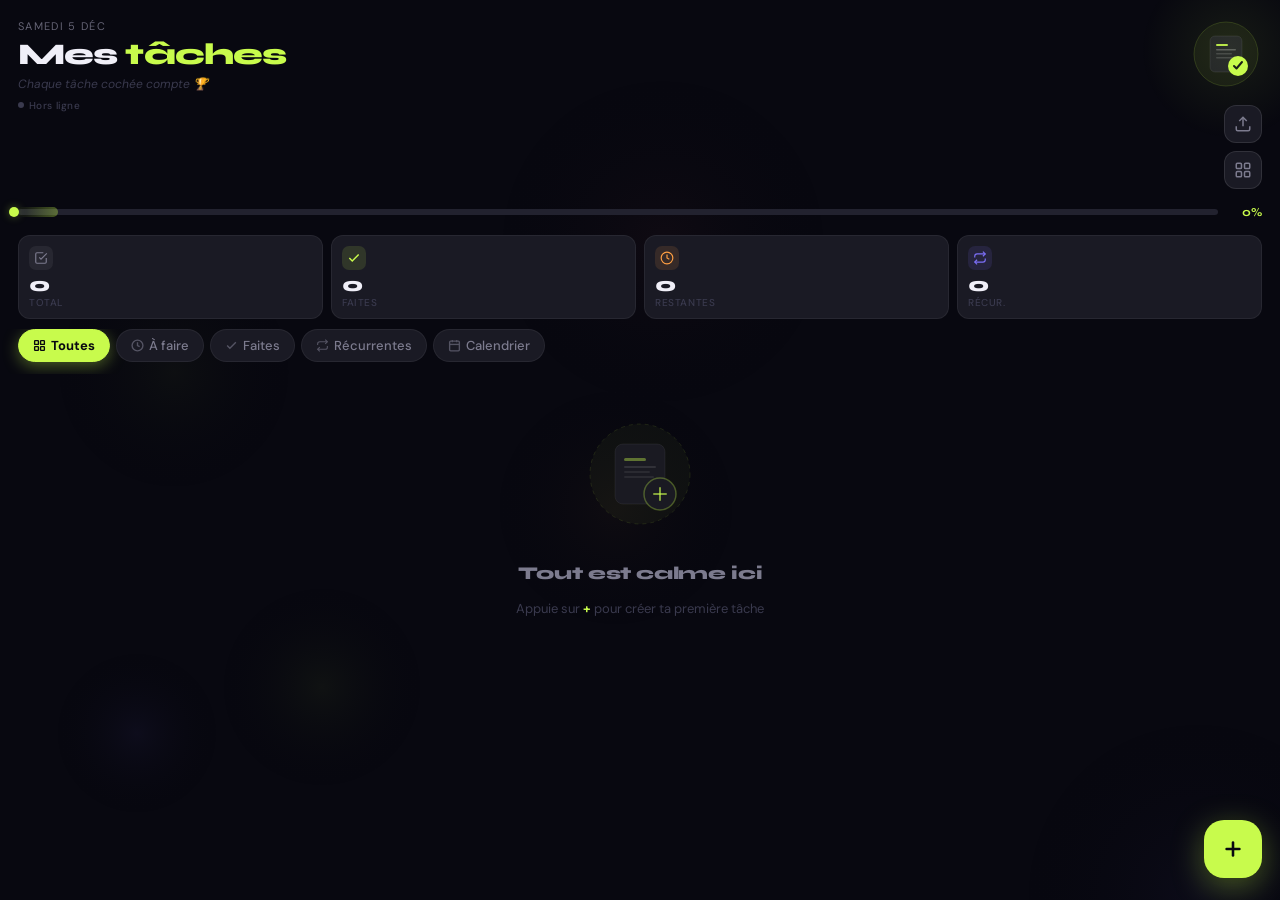
<file: index.html>
<!DOCTYPE html>
<html lang="fr">
<head>
  <meta charset="UTF-8" />
  <meta name="viewport" content="width=device-width, initial-scale=1.0, viewport-fit=cover" />
  <meta name="theme-color" content="#080810" />
  <meta name="apple-mobile-web-app-capable" content="yes" />
  <meta name="apple-mobile-web-app-status-bar-style" content="black-translucent" />
  <meta name="apple-mobile-web-app-title" content="Tâches" />
  <title>Tâches</title>
  <link rel="manifest" href="manifest.json" />
  <link rel="apple-touch-icon" href="icons/icon-192.png" />
  <link rel="preconnect" href="https://fonts.googleapis.com" />
  <link rel="preconnect" href="https://fonts.gstatic.com" crossorigin />
  <link href="https://fonts.googleapis.com/css2?family=Syne:wght@400;600;700;800&family=DM+Sans:ital,opsz,wght@0,9..40,300;0,9..40,400;0,9..40,500;0,9..40,600;1,9..40,300&display=swap" rel="stylesheet" />
  <link rel="stylesheet" href="style.css" />
</head>
<body>

<!-- ░░ BACKGROUND CANVAS ░░ -->
<canvas id="bg-canvas"></canvas>

<!-- ░░ WIDGET VIEW ░░ -->
<div id="widget-view" class="hidden">
  <div class="widget-glow"></div>
  <div class="widget-card">
    <div class="widget-header">
      <div class="widget-icon-wrap">
        <svg width="16" height="16" viewBox="0 0 24 24" fill="none"><path d="M9 11l3 3L22 4" stroke="#c8fb4c" stroke-width="2.5" stroke-linecap="round" stroke-linejoin="round"/><path d="M21 12v7a2 2 0 0 1-2 2H5a2 2 0 0 1-2-2V5a2 2 0 0 1 2-2h11" stroke="#c8fb4c" stroke-width="2" stroke-linecap="round"/></svg>
      </div>
      <span class="widget-title">Mes tâches</span>
      <span id="widget-count" class="widget-count">0</span>
    </div>
    <ul id="widget-list" class="widget-list"></ul>
    <button class="widget-open-btn" onclick="switchView('app')">
      <svg width="14" height="14" viewBox="0 0 24 24" fill="none" stroke="currentColor" stroke-width="2.5"><path d="M5 12h14M12 5l7 7-7 7"/></svg>
      Ouvrir l'app
    </button>
  </div>
</div>

<!-- ░░ APP VIEW ░░ -->
<div id="app-view">

  <!-- Header -->
  <header class="app-header">
    <div class="header-bg-blob"></div>
    <div class="header-top">
      <div class="header-left">
        <p class="header-date" id="header-date"></p>
        <h1 class="header-title">
          <span class="title-word">Mes</span>
          <span class="title-word accent-word">tâches</span>
        </h1>
        <p class="header-sub" id="header-motivational"></p>
        <div id="sync-indicator" class="sync-indicator">
          <span class="sync-dot sync-offline"></span>
          <span class="sync-text">Hors ligne</span>
        </div>
      </div>
      <div class="header-right">
        <div class="header-illustration">
          <svg width="72" height="72" viewBox="0 0 72 72" fill="none">
            <circle cx="36" cy="36" r="32" fill="rgba(200,251,76,0.06)" stroke="rgba(200,251,76,0.15)" stroke-width="1"/>
            <rect x="20" y="18" width="32" height="36" rx="5" fill="#1e1e28" stroke="rgba(255,255,255,0.08)" stroke-width="1"/>
            <rect x="26" y="26" width="12" height="2" rx="1" fill="#c8fb4c" opacity="0.9"/>
            <rect x="26" y="31" width="20" height="1.5" rx="0.75" fill="rgba(255,255,255,0.25)"/>
            <rect x="26" y="35" width="16" height="1.5" rx="0.75" fill="rgba(255,255,255,0.15)"/>
            <rect x="26" y="39" width="18" height="1.5" rx="0.75" fill="rgba(255,255,255,0.15)"/>
            <circle cx="48" cy="48" r="10" fill="#c8fb4c"/>
            <path d="M44 48l2.5 2.5L52 44" stroke="#0f0f14" stroke-width="2" stroke-linecap="round" stroke-linejoin="round"/>
          </svg>
        </div>
        <button class="icon-btn" onclick="exportForWidget()" title="Exporter JSON">
          <svg width="18" height="18" viewBox="0 0 24 24" fill="none" stroke="currentColor" stroke-width="2"><path d="M21 15v4a2 2 0 0 1-2 2H5a2 2 0 0 1-2-2v-4"/><polyline points="17 8 12 3 7 8"/><line x1="12" y1="3" x2="12" y2="15"/></svg>
        </button>
        <button class="icon-btn" onclick="switchView('widget')" title="Mode widget">
          <svg width="18" height="18" viewBox="0 0 24 24" fill="none" stroke="currentColor" stroke-width="2"><rect x="3" y="3" width="7" height="7" rx="1.5"/><rect x="14" y="3" width="7" height="7" rx="1.5"/><rect x="3" y="14" width="7" height="7" rx="1.5"/><rect x="14" y="14" width="7" height="7" rx="1.5"/></svg>
        </button>
      </div>
    </div>

    <!-- Progress bar -->
    <div class="progress-wrap">
      <div class="progress-track">
        <div class="progress-fill" id="progress-fill"></div>
        <div class="progress-glow" id="progress-glow"></div>
      </div>
      <span class="progress-label" id="progress-label">0%</span>
    </div>

    <!-- Stats -->
    <div class="stats-row">
      <div class="stat-card">
        <div class="stat-icon stat-icon-total">
          <svg width="14" height="14" viewBox="0 0 24 24" fill="none" stroke="currentColor" stroke-width="2"><path d="M9 11l3 3L22 4"/><path d="M21 12v7a2 2 0 0 1-2 2H5a2 2 0 0 1-2-2V5a2 2 0 0 1 2-2h11"/></svg>
        </div>
        <div><div class="stat-value" id="stat-total">0</div><div class="stat-label">Total</div></div>
      </div>
      <div class="stat-card stat-card-done">
        <div class="stat-icon stat-icon-done">
          <svg width="14" height="14" viewBox="0 0 24 24" fill="none" stroke="currentColor" stroke-width="2.5"><polyline points="20 6 9 17 4 12"/></svg>
        </div>
        <div><div class="stat-value" id="stat-done">0</div><div class="stat-label">Faites</div></div>
      </div>
      <div class="stat-card stat-card-pending">
        <div class="stat-icon stat-icon-pending">
          <svg width="14" height="14" viewBox="0 0 24 24" fill="none" stroke="currentColor" stroke-width="2"><circle cx="12" cy="12" r="10"/><polyline points="12 6 12 12 16 14"/></svg>
        </div>
        <div><div class="stat-value" id="stat-pending">0</div><div class="stat-label">Restantes</div></div>
      </div>
      <div class="stat-card stat-card-recur">
        <div class="stat-icon stat-icon-recur">
          <svg width="14" height="14" viewBox="0 0 24 24" fill="none" stroke="currentColor" stroke-width="2"><polyline points="17 1 21 5 17 9"/><path d="M3 11V9a4 4 0 0 1 4-4h14"/><polyline points="7 23 3 19 7 15"/><path d="M21 13v2a4 4 0 0 1-4 4H3"/></svg>
        </div>
        <div><div class="stat-value" id="stat-recur">0</div><div class="stat-label">Récur.</div></div>
      </div>
    </div>
  </header>

  <!-- Filter tabs -->
  <div class="filter-tabs">
    <button class="tab active" data-filter="all" onclick="setFilter('all', this)">
      <svg width="13" height="13" viewBox="0 0 24 24" fill="none" stroke="currentColor" stroke-width="2.5"><rect x="3" y="3" width="7" height="7" rx="1"/><rect x="14" y="3" width="7" height="7" rx="1"/><rect x="3" y="14" width="7" height="7" rx="1"/><rect x="14" y="14" width="7" height="7" rx="1"/></svg>
      Toutes
    </button>
    <button class="tab" data-filter="pending" onclick="setFilter('pending', this)">
      <svg width="13" height="13" viewBox="0 0 24 24" fill="none" stroke="currentColor" stroke-width="2.5"><circle cx="12" cy="12" r="10"/><polyline points="12 6 12 12 16 14"/></svg>
      À faire
    </button>
    <button class="tab" data-filter="done" onclick="setFilter('done', this)">
      <svg width="13" height="13" viewBox="0 0 24 24" fill="none" stroke="currentColor" stroke-width="2.5"><polyline points="20 6 9 17 4 12"/></svg>
      Faites
    </button>
    <button class="tab" data-filter="recurring" onclick="setFilter('recurring', this)">
      <svg width="13" height="13" viewBox="0 0 24 24" fill="none" stroke="currentColor" stroke-width="2"><polyline points="17 1 21 5 17 9"/><path d="M3 11V9a4 4 0 0 1 4-4h14"/><polyline points="7 23 3 19 7 15"/><path d="M21 13v2a4 4 0 0 1-4 4H3"/></svg>
      Récurrentes
    </button>
    <button class="tab tab-cal" data-filter="calendar" onclick="setFilter('calendar', this)">
      <svg width="13" height="13" viewBox="0 0 24 24" fill="none" stroke="currentColor" stroke-width="2.5"><rect x="3" y="4" width="18" height="18" rx="2"/><line x1="16" y1="2" x2="16" y2="6"/><line x1="8" y1="2" x2="8" y2="6"/><line x1="3" y1="10" x2="21" y2="10"/></svg>
      Calendrier
    </button>
  </div>

  <!-- Task list (vue normale) -->
  <main class="task-container" id="task-container">
    <ul id="task-list" class="task-list"></ul>
    <div id="empty-state" class="empty-state hidden">
      <div class="empty-illustration">
        <svg width="120" height="120" viewBox="0 0 120 120" fill="none">
          <circle cx="60" cy="60" r="50" fill="rgba(200,251,76,0.04)" stroke="rgba(200,251,76,0.1)" stroke-width="1" stroke-dasharray="4 4"/>
          <rect x="35" y="30" width="50" height="60" rx="8" fill="#1a1a22" stroke="rgba(255,255,255,0.06)" stroke-width="1"/>
          <rect x="44" y="44" width="22" height="3" rx="1.5" fill="rgba(200,251,76,0.4)"/>
          <rect x="44" y="52" width="32" height="2" rx="1" fill="rgba(255,255,255,0.1)"/>
          <rect x="44" y="57" width="26" height="2" rx="1" fill="rgba(255,255,255,0.07)"/>
          <rect x="44" y="62" width="30" height="2" rx="1" fill="rgba(255,255,255,0.07)"/>
          <circle cx="80" cy="80" r="16" fill="#1a1a22" stroke="rgba(200,251,76,0.3)" stroke-width="1.5"/>
          <line x1="80" y1="74" x2="80" y2="86" stroke="rgba(200,251,76,0.6)" stroke-width="2" stroke-linecap="round"/>
          <line x1="74" y1="80" x2="86" y2="80" stroke="rgba(200,251,76,0.6)" stroke-width="2" stroke-linecap="round"/>
        </svg>
      </div>
      <p class="empty-title">Tout est calme ici</p>
      <span class="empty-sub">Appuie sur <strong>+</strong> pour créer ta première tâche</span>
    </div>
  </main>

  <!-- ░░ CALENDAR VIEW ░░ -->
  <div id="calendar-view" class="calendar-view hidden">

    <!-- Navigation mois -->
    <div class="cal-nav">
      <button class="cal-nav-btn" onclick="calPrevMonth()">
        <svg width="18" height="18" viewBox="0 0 24 24" fill="none" stroke="currentColor" stroke-width="2.5"><polyline points="15 18 9 12 15 6"/></svg>
      </button>
      <div class="cal-month-label" id="cal-month-label"></div>
      <button class="cal-nav-btn" onclick="calNextMonth()">
        <svg width="18" height="18" viewBox="0 0 24 24" fill="none" stroke="currentColor" stroke-width="2.5"><polyline points="9 18 15 12 9 6"/></svg>
      </button>
    </div>

    <!-- Jours de semaine -->
    <div class="cal-weekdays">
      <span>L</span><span>M</span><span>M</span><span>J</span><span>V</span><span>S</span><span>D</span>
    </div>

    <!-- Grille des jours -->
    <div class="cal-grid" id="cal-grid"></div>

    <!-- Panel tâches du jour sélectionné -->
    <div class="cal-day-panel" id="cal-day-panel">
      <div class="cal-day-panel-header">
        <div>
          <div class="cal-day-panel-date" id="cal-day-panel-date">Sélectionne une date</div>
          <div class="cal-day-panel-sub" id="cal-day-panel-sub"></div>
        </div>
        <button class="cal-day-panel-add" id="cal-day-panel-add" onclick="openModal()" title="Ajouter une tâche">
          <svg width="15" height="15" viewBox="0 0 24 24" fill="none" stroke="currentColor" stroke-width="2.5"><line x1="12" y1="5" x2="12" y2="19"/><line x1="5" y1="12" x2="19" y2="12"/></svg>
        </button>
      </div>
      <ul class="cal-task-list" id="cal-task-list"></ul>
      <div class="cal-empty" id="cal-empty">
        <svg width="40" height="40" viewBox="0 0 40 40" fill="none">
          <circle cx="20" cy="20" r="16" stroke="rgba(200,251,76,0.15)" stroke-width="1.5" stroke-dasharray="3 3"/>
          <path d="M14 20h12M20 14v12" stroke="rgba(200,251,76,0.3)" stroke-width="2" stroke-linecap="round"/>
        </svg>
        <p>Aucune tâche ce jour-là</p>
      </div>
    </div>

  </div><!-- /#calendar-view -->

  <!-- FAB -->
  <button class="fab" onclick="openModal()" aria-label="Ajouter une tâche">
    <div class="fab-ring"></div>
    <svg width="22" height="22" viewBox="0 0 24 24" fill="none" stroke="currentColor" stroke-width="2.8" stroke-linecap="round"><line x1="12" y1="5" x2="12" y2="19"/><line x1="5" y1="12" x2="19" y2="12"/></svg>
  </button>

</div><!-- /#app-view -->

<!-- ░░ MODAL ADD / EDIT ░░ -->
<div id="modal-overlay" class="modal-overlay hidden" onclick="handleOverlayClick(event)">
  <div class="modal" id="modal">
    <div class="modal-handle"></div>
    <div class="modal-header-row">
      <div class="modal-icon-wrap" id="modal-icon-wrap">
        <svg width="18" height="18" viewBox="0 0 24 24" fill="none" stroke="currentColor" stroke-width="2"><line x1="12" y1="5" x2="12" y2="19"/><line x1="5" y1="12" x2="19" y2="12"/></svg>
      </div>
      <h2 class="modal-title" id="modal-title">Nouvelle tâche</h2>
    </div>

    <div class="form-group">
      <label for="input-title">
        <svg width="12" height="12" viewBox="0 0 24 24" fill="none" stroke="currentColor" stroke-width="2.5"><path d="M11 4H4a2 2 0 0 0-2 2v14a2 2 0 0 0 2 2h14a2 2 0 0 0 2-2v-7"/><path d="M18.5 2.5a2.121 2.121 0 0 1 3 3L12 15l-4 1 1-4z"/></svg>
        Titre <span class="required">*</span>
      </label>
      <input type="text" id="input-title" placeholder="Ex: Appeler le médecin…" maxlength="60" autocomplete="off" />
      <span class="char-count" id="title-count">0/60</span>
    </div>

    <div class="form-group">
      <label for="input-desc">
        <svg width="12" height="12" viewBox="0 0 24 24" fill="none" stroke="currentColor" stroke-width="2.5"><line x1="8" y1="6" x2="21" y2="6"/><line x1="8" y1="12" x2="21" y2="12"/><line x1="8" y1="18" x2="21" y2="18"/><line x1="3" y1="6" x2="3.01" y2="6"/><line x1="3" y1="12" x2="3.01" y2="12"/><line x1="3" y1="18" x2="3.01" y2="18"/></svg>
        Description
      </label>
      <textarea id="input-desc" placeholder="Détails, notes, contexte…" rows="3" maxlength="200"></textarea>
      <span class="char-count" id="desc-count">0/200</span>
    </div>

    <div class="form-group">
      <label>
        <svg width="12" height="12" viewBox="0 0 24 24" fill="none" stroke="currentColor" stroke-width="2.5"><polygon points="12 2 15.09 8.26 22 9.27 17 14.14 18.18 21.02 12 17.77 5.82 21.02 7 14.14 2 9.27 8.91 8.26 12 2"/></svg>
        Priorité
      </label>
      <div class="priority-selector">
        <button class="prio-btn active" data-prio="normal" onclick="selectPrio('normal', this)"><span class="prio-dot normal"></span> Normale</button>
        <button class="prio-btn" data-prio="high" onclick="selectPrio('high', this)"><span class="prio-dot high"></span> Haute</button>
        <button class="prio-btn" data-prio="urgent" onclick="selectPrio('urgent', this)"><span class="prio-dot urgent"></span> Urgente</button>
      </div>
    </div>

    <!-- Récurrence -->
    <div class="form-group">
      <div class="recurrence-header">
        <label>
          <svg width="12" height="12" viewBox="0 0 24 24" fill="none" stroke="currentColor" stroke-width="2.5"><polyline points="17 1 21 5 17 9"/><path d="M3 11V9a4 4 0 0 1 4-4h14"/><polyline points="7 23 3 19 7 15"/><path d="M21 13v2a4 4 0 0 1-4 4H3"/></svg>
          Récurrence
        </label>
        <button class="toggle-recurrence" id="toggle-recurrence" onclick="toggleRecurrence()">
          <span id="recurrence-toggle-label">Désactivée</span>
          <div class="toggle-switch" id="toggle-switch"></div>
        </button>
      </div>
      <div id="recurrence-panel" class="recurrence-panel hidden">
        <p class="recurrence-hint">Jours où la tâche réapparaît :</p>
        <div class="days-selector">
          <button class="day-btn" data-day="1" onclick="toggleDay(1, this)">L</button>
          <button class="day-btn" data-day="2" onclick="toggleDay(2, this)">M</button>
          <button class="day-btn" data-day="3" onclick="toggleDay(3, this)">M</button>
          <button class="day-btn" data-day="4" onclick="toggleDay(4, this)">J</button>
          <button class="day-btn" data-day="5" onclick="toggleDay(5, this)">V</button>
          <button class="day-btn" data-day="6" onclick="toggleDay(6, this)">S</button>
          <button class="day-btn" data-day="0" onclick="toggleDay(0, this)">D</button>
        </div>
        <div class="quick-days">
          <button class="quick-btn" onclick="selectQuickDays('week')">
            <svg width="11" height="11" viewBox="0 0 24 24" fill="none" stroke="currentColor" stroke-width="2"><circle cx="12" cy="12" r="10"/></svg>
            Tous les jours
          </button>
          <button class="quick-btn" onclick="selectQuickDays('workdays')">
            <svg width="11" height="11" viewBox="0 0 24 24" fill="none" stroke="currentColor" stroke-width="2"><rect x="2" y="7" width="20" height="14" rx="2"/><path d="M16 21V5a2 2 0 0 0-2-2h-4a2 2 0 0 0-2 2v16"/></svg>
            Lun–Ven
          </button>
          <button class="quick-btn" onclick="selectQuickDays('weekend')">
            <svg width="11" height="11" viewBox="0 0 24 24" fill="none" stroke="currentColor" stroke-width="2"><path d="M21 10c0 7-9 13-9 13s-9-6-9-13a9 9 0 0 1 18 0z"/></svg>
            Week-end
          </button>
        </div>
      </div>
    </div>

    <div class="modal-actions">
      <button class="btn-cancel" onclick="closeModal()">
        <svg width="15" height="15" viewBox="0 0 24 24" fill="none" stroke="currentColor" stroke-width="2.5"><line x1="18" y1="6" x2="6" y2="18"/><line x1="6" y1="6" x2="18" y2="18"/></svg>
        Annuler
      </button>
      <button class="btn-save" id="btn-save" onclick="saveTask()">
        <svg width="15" height="15" viewBox="0 0 24 24" fill="none" stroke="currentColor" stroke-width="2.5"><polyline points="20 6 9 17 4 12"/></svg>
        <span id="btn-save-label">Ajouter</span>
      </button>
    </div>
  </div>
</div>

<!-- ░░ POPUP SUPPRESSION RÉCURRENCE ░░ -->
<div id="delete-popup-overlay" class="delete-popup-overlay hidden" onclick="closeDeletePopup()">
  <div class="delete-popup" onclick="event.stopPropagation()">
    <div class="delete-popup-svg">
      <svg width="64" height="64" viewBox="0 0 64 64" fill="none">
        <circle cx="32" cy="32" r="28" fill="rgba(124,111,247,0.12)" stroke="rgba(124,111,247,0.3)" stroke-width="1.5"/>
        <path d="M22 28 C22 28 20 40 32 44 C44 40 42 28 42 28" stroke="#7c6ff7" stroke-width="2" stroke-linecap="round" fill="none"/>
        <path d="M26 26 C26 22 30 20 32 22 C34 20 38 22 38 26" stroke="#7c6ff7" stroke-width="2" stroke-linecap="round" fill="none"/>
        <circle cx="28" cy="30" r="1.5" fill="#7c6ff7"/><circle cx="36" cy="30" r="1.5" fill="#7c6ff7"/>
        <path d="M28 36 C29 38 35 38 36 36" stroke="#7c6ff7" stroke-width="2" stroke-linecap="round" fill="none"/>
      </svg>
    </div>
    <h3 class="delete-popup-title">Tâche récurrente</h3>
    <p class="delete-popup-desc">Cette tâche est programmée pour réapparaître. Que veux-tu faire ?</p>
    <div class="delete-popup-actions">
      <button class="dp-btn dp-keep" onclick="deleteOccurrenceOnly()">
        <div class="dp-btn-icon-wrap dp-icon-skip">
          <svg width="18" height="18" viewBox="0 0 24 24" fill="none" stroke="currentColor" stroke-width="2.5"><line x1="18" y1="6" x2="6" y2="18"/><line x1="6" y1="6" x2="18" y2="18"/></svg>
        </div>
        <div class="dp-btn-text">
          <strong>Aujourd'hui seulement</strong>
          <small>Elle reviendra au prochain jour prévu</small>
        </div>
      </button>
      <button class="dp-btn dp-forever" onclick="deleteForever()">
        <div class="dp-btn-icon-wrap dp-icon-forever">
          <svg width="18" height="18" viewBox="0 0 24 24" fill="none" stroke="currentColor" stroke-width="2.5"><polyline points="3 6 5 6 21 6"/><path d="M19 6l-1 14a2 2 0 0 1-2 2H8a2 2 0 0 1-2-2L5 6"/><path d="M10 11v6M14 11v6"/><path d="M9 6V4a1 1 0 0 1 1-1h4a1 1 0 0 1 1 1v2"/></svg>
        </div>
        <div class="dp-btn-text">
          <strong>Supprimer définitivement</strong>
          <small>Effacer la récurrence pour toujours</small>
        </div>
      </button>
    </div>
    <button class="dp-cancel" onclick="closeDeletePopup()">Annuler</button>
  </div>
</div>

<!-- ░░ CONFETTI ░░ -->
<canvas id="confetti-canvas"></canvas>

<!-- ░░ TOAST ░░ -->
<div id="toast" class="toast hidden">
  <span id="toast-icon"></span>
  <span id="toast-msg"></span>
</div>

<script src="app.js"></script>
</body>
</html>
</file>
<file: style.css>
/* ════════════════════════════════════════
   TODO PWA — style.css v3 — VISUAL EDITION
════════════════════════════════════════ */

*, *::before, *::after {
  box-sizing: border-box; margin: 0; padding: 0;
  -webkit-tap-highlight-color: transparent;
}

:root {
  --bg:         #080810;
  --surface:    #111119;
  --surface2:   #1a1a24;
  --surface3:   #22222f;
  --surface4:   #2c2c3c;
  --border:     rgba(255,255,255,0.06);
  --border2:    rgba(255,255,255,0.1);
  --text:       #f0eff8;
  --text-muted: #7c7b8e;
  --text-faint: #3a3a4e;
  --accent:     #c8fb4c;
  --accent2:    #d9fd6e;
  --accent-dim: rgba(200,251,76,0.12);
  --accent-glow:rgba(200,251,76,0.35);
  --high:       #ff9f43;
  --high-dim:   rgba(255,159,67,0.12);
  --urgent:     #ff6b6b;
  --urgent-dim: rgba(255,107,107,0.12);
  --recur:      #7c6ff7;
  --recur-dim:  rgba(124,111,247,0.12);
  --done-col:   #3a3a50;
  --r:          18px;
  --r-sm:       12px;
  --ease:       cubic-bezier(0.4, 0, 0.2, 1);
  --spring:     cubic-bezier(0.34, 1.56, 0.64, 1);
  --t:          0.22s;
  --safe-top:   env(safe-area-inset-top, 0px);
  --safe-bot:   env(safe-area-inset-bottom, 0px);
}

html, body { height: 100%; overflow: hidden; }

body {
  font-family: 'DM Sans', sans-serif;
  background: var(--bg);
  color: var(--text);
  font-size: 15px;
  line-height: 1.5;
  -webkit-font-smoothing: antialiased;
  overflow-x: hidden;
}

.hidden { display: none !important; }

/* ════ BACKGROUND CANVAS ════ */
#bg-canvas {
  position: fixed;
  inset: 0;
  width: 100%; height: 100%;
  z-index: 0;
  pointer-events: none;
}

/* ════ CONFETTI CANVAS ════ */
#confetti-canvas {
  position: fixed;
  inset: 0;
  width: 100%; height: 100%;
  z-index: 500;
  pointer-events: none;
}

/* ════ APP VIEW ════ */
#app-view {
  position: relative;
  z-index: 1;
  display: flex;
  flex-direction: column;
  height: 100dvh;
  padding-top: var(--safe-top);
  padding-bottom: var(--safe-bot);
  animation: appEnter 0.5s var(--ease) both;
}

@keyframes appEnter {
  from { opacity: 0; transform: translateY(16px); }
  to   { opacity: 1; transform: translateY(0); }
}

/* ════ HEADER ════ */
.app-header {
  flex-shrink: 0;
  padding: 18px 18px 10px;
  position: relative;
  overflow: hidden;
}

.header-bg-blob {
  position: absolute;
  top: -40px; right: -40px;
  width: 180px; height: 180px;
  background: radial-gradient(circle, rgba(200,251,76,0.08) 0%, transparent 70%);
  pointer-events: none;
  animation: blobPulse 4s ease-in-out infinite;
}
@keyframes blobPulse {
  0%,100% { transform: scale(1); opacity: 0.6; }
  50%      { transform: scale(1.15); opacity: 1; }
}

.header-top {
  display: flex;
  justify-content: space-between;
  align-items: flex-start;
  margin-bottom: 14px;
  gap: 12px;
}

.header-left { flex: 1; }

.header-date {
  font-size: 11px;
  color: var(--text-muted);
  text-transform: uppercase;
  letter-spacing: 0.12em;
  margin-bottom: 3px;
  opacity: 0.8;
}

.header-title {
  font-family: 'Syne', sans-serif;
  font-size: 30px;
  font-weight: 800;
  line-height: 1.1;
  letter-spacing: -0.03em;
  margin-bottom: 4px;
}
.title-word { display: inline-block; }
.accent-word {
  color: var(--accent);
  display: inline-block;
  animation: titleShimmer 3s ease-in-out infinite;
}
@keyframes titleShimmer {
  0%,100% { filter: brightness(1); }
  50%      { filter: brightness(1.2) drop-shadow(0 0 8px var(--accent-glow)); }
}

.header-sub {
  font-size: 12px;
  color: var(--text-faint);
  font-style: italic;
  min-height: 16px;
}

/* ── SYNC INDICATOR ── */
.sync-indicator {
  display: flex;
  align-items: center;
  gap: 5px;
  margin-top: 5px;
}
.sync-dot {
  width: 6px; height: 6px;
  border-radius: 50%;
  flex-shrink: 0;
  transition: background 0.3s;
}
.sync-ok      { background: var(--accent); box-shadow: 0 0 6px var(--accent-glow); }
.sync-loading { background: var(--high); animation: syncPulse 0.7s ease infinite; }
.sync-error   { background: var(--urgent); }
.sync-offline { background: var(--text-faint); }
@keyframes syncPulse {
  0%,100% { opacity:1; transform:scale(1); }
  50%     { opacity:0.3; transform:scale(0.7); }
}
.sync-text {
  font-size: 10px;
  color: var(--text-faint);
  font-weight: 500;
  letter-spacing: 0.03em;
}

.header-right {
  display: flex;
  flex-direction: column;
  align-items: flex-end;
  gap: 8px;
}

.header-illustration {
  animation: floatBob 3s ease-in-out infinite;
}
@keyframes floatBob {
  0%,100% { transform: translateY(0); }
  50%      { transform: translateY(-5px); }
}

.icon-btn {
  width: 38px; height: 38px;
  border-radius: 12px;
  background: var(--surface2);
  border: 1px solid var(--border2);
  color: var(--text-muted);
  display: flex; align-items: center; justify-content: center;
  cursor: pointer;
  transition: all var(--t) var(--ease);
  backdrop-filter: blur(8px);
}
.icon-btn:active { transform: scale(0.88); }
.icon-btn:hover  { color: var(--text); background: var(--surface3); border-color: rgba(255,255,255,0.15); }

/* Progress bar */
.progress-wrap {
  display: flex;
  align-items: center;
  gap: 10px;
  margin-bottom: 14px;
}

.progress-track {
  flex: 1;
  height: 6px;
  background: var(--surface3);
  border-radius: 3px;
  overflow: visible;
  position: relative;
}

.progress-fill {
  height: 100%;
  border-radius: 3px;
  background: linear-gradient(90deg, var(--accent), var(--accent2));
  transition: width 0.6s var(--spring);
  position: relative;
  min-width: 0;
}
.progress-fill::after {
  content: '';
  position: absolute;
  right: -1px; top: 50%;
  transform: translateY(-50%);
  width: 10px; height: 10px;
  border-radius: 50%;
  background: var(--accent);
  box-shadow: 0 0 8px var(--accent-glow);
  transition: opacity 0.3s;
}

.progress-glow {
  position: absolute;
  top: -2px; left: 0;
  height: 10px;
  border-radius: 5px;
  background: linear-gradient(90deg, transparent, var(--accent-glow));
  pointer-events: none;
  animation: progressShine 2s ease-in-out infinite;
  width: 40px;
}
@keyframes progressShine {
  0%   { opacity: 0; transform: translateX(-40px); }
  50%  { opacity: 1; }
  100% { opacity: 0; transform: translateX(300px); }
}

.progress-label {
  font-size: 12px;
  font-weight: 700;
  color: var(--accent);
  min-width: 34px;
  text-align: right;
  font-family: 'Syne', sans-serif;
}

/* Stats row */
.stats-row {
  display: grid;
  grid-template-columns: repeat(4, 1fr);
  gap: 8px;
}

.stat-card {
  background: var(--surface2);
  border: 1px solid var(--border);
  border-radius: var(--r-sm);
  padding: 10px 10px 8px;
  display: flex;
  flex-direction: column;
  gap: 5px;
  position: relative;
  overflow: hidden;
  transition: all var(--t) var(--ease);
}
.stat-card::before {
  content: '';
  position: absolute;
  bottom: 0; left: 0; right: 0;
  height: 2px;
  background: var(--accent);
  opacity: 0;
  transition: opacity var(--t);
}
.stat-card-done::before   { background: var(--accent); }
.stat-card-pending::before{ background: var(--high); }
.stat-card-recur::before  { background: var(--recur); }

.stat-icon {
  width: 24px; height: 24px;
  border-radius: 7px;
  display: flex; align-items: center; justify-content: center;
  background: var(--surface3);
  color: var(--text-muted);
}
.stat-icon-total  { background: rgba(255,255,255,0.06); color: var(--text-muted); }
.stat-icon-done   { background: var(--accent-dim); color: var(--accent); }
.stat-icon-pending{ background: var(--high-dim); color: var(--high); }
.stat-icon-recur  { background: var(--recur-dim); color: var(--recur); }

.stat-value {
  font-family: 'Syne', sans-serif;
  font-size: 20px;
  font-weight: 800;
  line-height: 1;
  letter-spacing: -0.02em;
  transition: all 0.3s var(--spring);
}
.stat-label { font-size: 10px; color: var(--text-faint); font-weight: 500; text-transform: uppercase; letter-spacing: 0.06em; }

/* ════ FILTER TABS ════ */
.filter-tabs {
  display: flex;
  gap: 6px;
  padding: 0 18px 12px;
  flex-shrink: 0;
  overflow-x: auto;
  scrollbar-width: none;
}
.filter-tabs::-webkit-scrollbar { display: none; }

.tab {
  padding: 7px 14px;
  border-radius: 20px;
  border: 1px solid var(--border);
  background: var(--surface2);
  color: var(--text-muted);
  font-size: 13px;
  font-weight: 500;
  cursor: pointer;
  white-space: nowrap;
  transition: all var(--t) var(--ease);
  font-family: 'DM Sans', sans-serif;
  display: flex;
  align-items: center;
  gap: 5px;
}
.tab svg { opacity: 0.6; flex-shrink: 0; }
.tab.active {
  background: var(--accent);
  color: #080810;
  border-color: var(--accent);
  font-weight: 700;
  box-shadow: 0 4px 16px var(--accent-glow);
}
.tab.active svg { opacity: 1; }
.tab[data-filter="recurring"].active {
  background: var(--recur);
  border-color: var(--recur);
  box-shadow: 0 4px 16px rgba(124,111,247,0.35);
}
.tab:active { transform: scale(0.93); }

/* ════ TASK CONTAINER ════ */
.task-container {
  flex: 1;
  overflow-y: auto;
  padding: 0 14px 100px;
  scrollbar-width: none;
}
.task-container::-webkit-scrollbar { display: none; }

.task-list {
  list-style: none;
  display: flex;
  flex-direction: column;
  gap: 9px;
}

/* ════ TASK ITEM ════ */
.task-item {
  background: var(--surface);
  border: 1px solid var(--border);
  border-radius: var(--r);
  padding: 13px 12px 13px 15px;
  display: flex;
  align-items: flex-start;
  gap: 11px;
  cursor: pointer;
  transition: all var(--t) var(--ease);
  position: relative;
  overflow: hidden;
  animation: taskSlideIn 0.35s var(--spring) both;
}

@keyframes taskSlideIn {
  from { opacity: 0; transform: translateY(14px) scale(0.97); }
  to   { opacity: 1; transform: translateY(0) scale(1); }
}

/* Shimmer on hover */
.task-item::after {
  content: '';
  position: absolute;
  top: 0; left: -100%; bottom: 0; width: 60%;
  background: linear-gradient(90deg, transparent, rgba(255,255,255,0.025), transparent);
  transition: left 0.5s ease;
  pointer-events: none;
}
.task-item:hover::after { left: 150%; }

/* Priority bar */
.task-item::before {
  content: '';
  position: absolute;
  left: 0; top: 0; bottom: 0; width: 3px;
  background: var(--accent);
  border-radius: 3px 0 0 3px;
  transition: all var(--t);
}
.task-item[data-prio="high"]::before    { background: var(--high); }
.task-item[data-prio="urgent"]::before  { background: var(--urgent); box-shadow: 0 0 8px var(--urgent); }
.task-item.recurring::before            { background: var(--recur); }

.task-item:active { transform: scale(0.97); }
.task-item:hover  { border-color: var(--border2); background: var(--surface2); }

.task-item.done { opacity: 0.5; }
.task-item.done .task-title {
  text-decoration: line-through;
  text-decoration-color: rgba(255,255,255,0.2);
  color: var(--done-col);
}
.task-item.done::before { background: var(--done-col) !important; }

.task-item.deleting {
  animation: taskDelete 0.38s var(--ease) forwards;
}
@keyframes taskDelete {
  to { opacity: 0; transform: translateX(50px) scale(0.92); max-height: 0; padding: 0; margin: 0; border: none; }
}

/* Checkbox */
.task-check {
  width: 22px; height: 22px;
  border-radius: 50%;
  border: 2px solid var(--surface4);
  background: transparent;
  flex-shrink: 0;
  margin-top: 1px;
  display: flex; align-items: center; justify-content: center;
  transition: all 0.25s var(--spring);
  cursor: pointer;
  position: relative;
}
.task-check:hover { border-color: var(--accent); transform: scale(1.1); }
.task-check.checked {
  background: var(--accent);
  border-color: var(--accent);
  animation: checkPop 0.35s var(--spring);
  box-shadow: 0 0 0 4px var(--accent-dim);
}
@keyframes checkPop {
  0%  { transform: scale(0.8); }
  60% { transform: scale(1.2); }
  100%{ transform: scale(1); }
}
.task-check.checked::after {
  content: '';
  width: 5px; height: 9px;
  border-right: 2.5px solid #080810;
  border-bottom: 2.5px solid #080810;
  transform: rotate(45deg) translateY(-1px);
}

/* Content */
.task-content { flex: 1; min-width: 0; }

.task-title {
  font-family: 'Syne', sans-serif;
  font-size: 14px;
  font-weight: 700;
  color: var(--text);
  margin-bottom: 3px;
  word-break: break-word;
  transition: all var(--t);
  letter-spacing: -0.01em;
}

.task-desc {
  font-size: 12px;
  color: var(--text-muted);
  word-break: break-word;
  line-height: 1.45;
  margin-bottom: 6px;
}

.task-meta {
  display: flex;
  align-items: center;
  flex-wrap: wrap;
  gap: 5px;
}

.task-time {
  font-size: 10px;
  color: var(--text-faint);
  display: flex; align-items: center; gap: 3px;
}
.task-time svg { opacity: 0.5; }

.badge {
  font-size: 10px;
  font-weight: 700;
  padding: 2px 7px;
  border-radius: 6px;
  display: inline-flex;
  align-items: center;
  gap: 3px;
}
.badge-high    { background: var(--high-dim);   color: var(--high); }
.badge-urgent  { background: var(--urgent-dim); color: var(--urgent); animation: urgentPulse 2s ease infinite; }
@keyframes urgentPulse {
  0%,100% { box-shadow: none; }
  50%     { box-shadow: 0 0 8px var(--urgent-dim); }
}
.badge-recur   { background: var(--recur-dim);  color: var(--recur); }

/* Task actions */
.task-actions {
  display: flex;
  flex-direction: column;
  gap: 5px;
  opacity: 0;
  transform: translateX(4px);
  transition: all var(--t) var(--ease);
}
.task-item:hover .task-actions,
.task-item:focus-within .task-actions {
  opacity: 1;
  transform: translateX(0);
}
@media (max-width: 768px) {
  .task-actions { opacity: 1; transform: none; }
}

.task-action-btn {
  width: 28px; height: 28px;
  border-radius: 8px;
  border: 1px solid var(--border);
  background: var(--surface2);
  color: var(--text-muted);
  display: flex; align-items: center; justify-content: center;
  cursor: pointer;
  transition: all var(--t) var(--ease);
}
.task-action-btn:active { transform: scale(0.85); }
.task-action-btn.edit:hover    { color: var(--accent); border-color: var(--accent-dim); background: var(--accent-dim); }
.task-action-btn.delete:hover  { color: var(--urgent); border-color: var(--urgent-dim); background: var(--urgent-dim); }

/* ════ EMPTY STATE ════ */
.empty-state {
  display: flex;
  flex-direction: column;
  align-items: center;
  padding: 40px 20px 60px;
  gap: 12px;
  text-align: center;
}

.empty-illustration {
  animation: floatBob 3s ease-in-out infinite;
  margin-bottom: 8px;
}

.empty-title {
  font-family: 'Syne', sans-serif;
  font-size: 18px;
  font-weight: 800;
  color: var(--text-muted);
  letter-spacing: -0.02em;
}

.empty-sub {
  font-size: 13px;
  color: var(--text-faint);
  line-height: 1.5;
}
.empty-sub strong {
  color: var(--accent);
  font-weight: 700;
}

/* ════ FAB ════ */
.fab {
  position: fixed;
  bottom: calc(22px + var(--safe-bot));
  right: 18px;
  width: 58px; height: 58px;
  border-radius: 20px;
  background: var(--accent);
  border: none;
  color: #080810;
  display: flex; align-items: center; justify-content: center;
  cursor: pointer;
  box-shadow: 0 8px 32px var(--accent-glow), 0 2px 8px rgba(0,0,0,0.4);
  transition: all var(--t) var(--spring);
  z-index: 100;
  overflow: visible;
}

.fab-ring {
  position: absolute;
  inset: -4px;
  border-radius: 24px;
  border: 2px solid var(--accent);
  opacity: 0;
  animation: fabRing 2.5s ease-in-out infinite;
}
@keyframes fabRing {
  0%   { opacity: 0; transform: scale(1); }
  50%  { opacity: 0.3; }
  100% { opacity: 0; transform: scale(1.25); }
}

.fab:hover {
  transform: scale(1.08) rotate(8deg);
  box-shadow: 0 12px 40px var(--accent-glow), 0 4px 16px rgba(0,0,0,0.4);
}
.fab:active { transform: scale(0.91); }

/* ════ MODAL ════ */
.modal-overlay {
  position: fixed; inset: 0;
  background: rgba(0,0,0,0.65);
  backdrop-filter: blur(12px);
  -webkit-backdrop-filter: blur(12px);
  z-index: 200;
  display: flex;
  align-items: flex-end;
  animation: overlayIn 0.2s ease;
}
@keyframes overlayIn {
  from { opacity: 0; }
  to   { opacity: 1; }
}

.modal {
  background: linear-gradient(180deg, var(--surface2) 0%, var(--surface) 100%);
  border: 1px solid var(--border2);
  border-radius: 26px 26px 0 0;
  padding: 14px 18px calc(20px + var(--safe-bot));
  width: 100%;
  max-height: 93dvh;
  overflow-y: auto;
  scrollbar-width: none;
  animation: modalUp 0.32s var(--spring);
  box-shadow: 0 -20px 60px rgba(0,0,0,0.5);
}
.modal::-webkit-scrollbar { display: none; }

@keyframes modalUp {
  from { transform: translateY(110%); }
  to   { transform: translateY(0); }
}

.modal-handle {
  width: 36px; height: 4px;
  background: var(--surface4);
  border-radius: 2px;
  margin: 0 auto 18px;
}

.modal-header-row {
  display: flex;
  align-items: center;
  gap: 12px;
  margin-bottom: 20px;
}

.modal-icon-wrap {
  width: 36px; height: 36px;
  border-radius: 11px;
  background: var(--accent-dim);
  border: 1px solid rgba(200,251,76,0.2);
  display: flex; align-items: center; justify-content: center;
  color: var(--accent);
  flex-shrink: 0;
}

.modal-title {
  font-family: 'Syne', sans-serif;
  font-size: 20px;
  font-weight: 800;
  letter-spacing: -0.02em;
}

/* Form groups */
.form-group { margin-bottom: 16px; position: relative; }

.form-group label {
  display: flex;
  align-items: center;
  gap: 6px;
  font-size: 11px;
  font-weight: 600;
  color: var(--text-muted);
  text-transform: uppercase;
  letter-spacing: 0.09em;
  margin-bottom: 8px;
}
.form-group label svg { color: var(--text-faint); }
.required { color: var(--urgent); }

.form-group input,
.form-group textarea {
  width: 100%;
  background: var(--surface3);
  border: 1.5px solid var(--border);
  border-radius: var(--r-sm);
  padding: 12px 14px;
  color: var(--text);
  font-family: 'DM Sans', sans-serif;
  font-size: 15px;
  outline: none;
  transition: all var(--t);
  resize: none;
}
.form-group input:focus,
.form-group textarea:focus {
  border-color: var(--accent);
  box-shadow: 0 0 0 3px var(--accent-dim);
}
.form-group input::placeholder,
.form-group textarea::placeholder { color: var(--text-faint); }

.char-count {
  position: absolute;
  right: 10px; bottom: 10px;
  font-size: 10px;
  color: var(--text-faint);
  pointer-events: none;
}

/* Priority */
.priority-selector { display: flex; gap: 8px; }

.prio-btn {
  flex: 1;
  padding: 9px 6px;
  border-radius: var(--r-sm);
  border: 1.5px solid var(--border);
  background: var(--surface3);
  color: var(--text-muted);
  font-family: 'DM Sans', sans-serif;
  font-size: 12px;
  font-weight: 600;
  cursor: pointer;
  display: flex; align-items: center; justify-content: center; gap: 6px;
  transition: all var(--t) var(--ease);
}
.prio-btn:active { transform: scale(0.93); }
.prio-btn.active                    { border-color: var(--accent); background: var(--accent-dim); color: var(--accent); }
.prio-btn[data-prio="high"].active  { border-color: var(--high);   background: var(--high-dim);   color: var(--high); }
.prio-btn[data-prio="urgent"].active{ border-color: var(--urgent); background: var(--urgent-dim); color: var(--urgent); }

.prio-dot {
  width: 8px; height: 8px;
  border-radius: 50%; flex-shrink: 0;
}
.prio-dot.normal  { background: var(--accent); box-shadow: 0 0 5px var(--accent-glow); }
.prio-dot.high    { background: var(--high);   box-shadow: 0 0 5px rgba(255,159,67,0.4); }
.prio-dot.urgent  { background: var(--urgent); box-shadow: 0 0 5px rgba(255,107,107,0.4); animation: urgentPulse 1.5s ease infinite; }

/* Récurrence */
.recurrence-header {
  display: flex;
  justify-content: space-between;
  align-items: center;
}

.toggle-recurrence {
  display: flex; align-items: center; gap: 8px;
  background: none; border: none; cursor: pointer;
  color: var(--text-muted);
  font-size: 12px;
  font-family: 'DM Sans', sans-serif;
  font-weight: 500;
  transition: color var(--t);
}
.toggle-recurrence.active { color: var(--recur); }

.toggle-switch {
  width: 38px; height: 22px;
  border-radius: 11px;
  background: var(--surface4);
  position: relative;
  transition: background var(--t);
}
.toggle-switch::after {
  content: '';
  position: absolute;
  top: 4px; left: 4px;
  width: 14px; height: 14px;
  border-radius: 50%;
  background: var(--text-muted);
  transition: all 0.25s var(--spring);
}
.toggle-recurrence.active .toggle-switch             { background: var(--recur); }
.toggle-recurrence.active .toggle-switch::after      { left: 20px; background: #fff; box-shadow: 0 0 6px rgba(124,111,247,0.4); }

.recurrence-panel {
  margin-top: 12px;
  padding: 14px;
  background: var(--surface3);
  border: 1.5px solid rgba(124,111,247,0.2);
  border-radius: var(--r-sm);
  animation: panelSlide 0.25s var(--spring);
}
@keyframes panelSlide {
  from { opacity: 0; transform: translateY(-6px); }
  to   { opacity: 1; transform: translateY(0); }
}

.recurrence-hint { font-size: 11px; color: var(--text-muted); margin-bottom: 10px; }

.days-selector { display: flex; gap: 5px; margin-bottom: 10px; }

.day-btn {
  flex: 1;
  aspect-ratio: 1;
  border-radius: 10px;
  border: 1.5px solid var(--border);
  background: var(--surface2);
  color: var(--text-muted);
  font-family: 'Syne', sans-serif;
  font-size: 12px;
  font-weight: 700;
  cursor: pointer;
  display: flex; align-items: center; justify-content: center;
  transition: all 0.2s var(--spring);
  min-width: 0;
  position: relative;
  overflow: hidden;
}
.day-btn.active {
  background: var(--recur);
  border-color: var(--recur);
  color: #fff;
  box-shadow: 0 4px 12px rgba(124,111,247,0.35);
  transform: scale(1.05);
}
.day-btn:active { transform: scale(0.88); }

.quick-days { display: flex; gap: 6px; }

.quick-btn {
  flex: 1;
  padding: 7px 6px;
  border-radius: 8px;
  border: 1px solid var(--border);
  background: transparent;
  color: var(--text-faint);
  font-family: 'DM Sans', sans-serif;
  font-size: 11px;
  font-weight: 500;
  cursor: pointer;
  transition: all var(--t) var(--ease);
  display: flex; align-items: center; justify-content: center; gap: 4px;
}
.quick-btn:hover { color: var(--recur); border-color: rgba(124,111,247,0.4); background: var(--recur-dim); }
.quick-btn:active { transform: scale(0.93); }

/* Modal actions */
.modal-actions { display: flex; gap: 10px; margin-top: 22px; }

.btn-cancel {
  flex: 1;
  padding: 14px 12px;
  border-radius: var(--r-sm);
  border: 1.5px solid var(--border2);
  background: var(--surface3);
  color: var(--text-muted);
  font-family: 'DM Sans', sans-serif;
  font-size: 14px;
  font-weight: 500;
  cursor: pointer;
  transition: all var(--t);
  display: flex; align-items: center; justify-content: center; gap: 7px;
}
.btn-cancel:active { transform: scale(0.96); }

.btn-save {
  flex: 2;
  padding: 14px 12px;
  border-radius: var(--r-sm);
  border: none;
  background: var(--accent);
  color: #080810;
  font-family: 'Syne', sans-serif;
  font-size: 15px;
  font-weight: 800;
  cursor: pointer;
  transition: all var(--t) var(--spring);
  display: flex; align-items: center; justify-content: center; gap: 7px;
  box-shadow: 0 4px 20px var(--accent-glow);
  letter-spacing: -0.01em;
}
.btn-save:hover  { transform: scale(1.02); box-shadow: 0 6px 28px var(--accent-glow); }
.btn-save:active { transform: scale(0.96); }

/* ════ DELETE POPUP ════ */
.delete-popup-overlay {
  position: fixed; inset: 0;
  background: rgba(0,0,0,0.8);
  backdrop-filter: blur(14px);
  -webkit-backdrop-filter: blur(14px);
  z-index: 400;
  display: flex;
  align-items: center;
  justify-content: center;
  padding: 20px;
  animation: overlayIn 0.2s ease;
}

.delete-popup {
  background: linear-gradient(160deg, var(--surface2) 0%, var(--surface) 100%);
  border: 1px solid rgba(124,111,247,0.2);
  border-radius: 24px;
  padding: 28px 22px 22px;
  width: 100%;
  max-width: 340px;
  animation: popIn 0.32s var(--spring);
  box-shadow: 0 24px 60px rgba(0,0,0,0.6), 0 0 0 1px rgba(255,255,255,0.04);
}
@keyframes popIn {
  from { opacity: 0; transform: scale(0.84) translateY(16px); }
  to   { opacity: 1; transform: scale(1) translateY(0); }
}

.delete-popup-svg {
  display: flex;
  justify-content: center;
  margin-bottom: 16px;
}
.delete-popup-svg svg { animation: floatBob 2.5s ease-in-out infinite; }

.delete-popup-title {
  font-family: 'Syne', sans-serif;
  font-size: 19px;
  font-weight: 800;
  text-align: center;
  margin-bottom: 8px;
  letter-spacing: -0.02em;
}

.delete-popup-desc {
  font-size: 13px;
  color: var(--text-muted);
  text-align: center;
  margin-bottom: 18px;
  line-height: 1.5;
}

.delete-popup-actions { display: flex; flex-direction: column; gap: 9px; margin-bottom: 12px; }

.dp-btn {
  display: flex; align-items: center; gap: 13px;
  padding: 13px 14px;
  border-radius: var(--r-sm);
  border: 1.5px solid var(--border);
  background: var(--surface2);
  cursor: pointer;
  transition: all var(--t) var(--ease);
  text-align: left; width: 100%;
  font-family: 'DM Sans', sans-serif;
}
.dp-btn:active { transform: scale(0.96); }

.dp-btn-icon-wrap {
  width: 36px; height: 36px;
  border-radius: 10px;
  display: flex; align-items: center; justify-content: center;
  flex-shrink: 0;
}
.dp-icon-skip    { background: var(--accent-dim); color: var(--accent); }
.dp-icon-forever { background: var(--urgent-dim); color: var(--urgent); }

.dp-btn-text { display: flex; flex-direction: column; gap: 2px; }
.dp-btn-text strong { font-size: 13px; font-weight: 600; color: var(--text); }
.dp-btn-text small  { font-size: 11px; color: var(--text-muted); }

.dp-keep:hover    { border-color: var(--accent); background: var(--accent-dim); }
.dp-forever:hover { border-color: var(--urgent); background: var(--urgent-dim); }

.dp-cancel {
  width: 100%;
  padding: 12px;
  border-radius: var(--r-sm);
  border: 1px solid var(--border);
  background: transparent;
  color: var(--text-muted);
  font-family: 'DM Sans', sans-serif;
  font-size: 14px;
  font-weight: 500;
  cursor: pointer;
  transition: all var(--t);
}
.dp-cancel:hover  { color: var(--text); }
.dp-cancel:active { transform: scale(0.97); }

/* ════ TOAST ════ */
.toast {
  position: fixed;
  bottom: calc(88px + var(--safe-bot));
  left: 50%;
  transform: translateX(-50%) translateY(20px);
  background: var(--surface2);
  border: 1px solid var(--border2);
  color: var(--text);
  padding: 10px 18px;
  border-radius: 22px;
  font-size: 13px;
  font-weight: 500;
  z-index: 600;
  white-space: nowrap;
  box-shadow: 0 8px 30px rgba(0,0,0,0.4);
  opacity: 0;
  transition: all 0.32s var(--spring);
  pointer-events: none;
  display: flex; align-items: center; gap: 8px;
  backdrop-filter: blur(12px);
}
.toast.show {
  opacity: 1;
  transform: translateX(-50%) translateY(0);
}
#toast-icon { font-size: 16px; }

/* ════ WIDGET VIEW ════ */
#widget-view {
  position: relative;
  z-index: 1;
  min-height: 100dvh;
  display: flex;
  align-items: center;
  justify-content: center;
  padding: 20px;
  animation: appEnter 0.4s ease;
}

.widget-glow {
  position: absolute;
  top: 30%; left: 50%;
  transform: translate(-50%, -50%);
  width: 200px; height: 200px;
  background: radial-gradient(circle, rgba(200,251,76,0.07) 0%, transparent 70%);
  pointer-events: none;
  animation: blobPulse 4s ease-in-out infinite;
}

.widget-card {
  background: var(--surface);
  border: 1px solid var(--border2);
  border-radius: 22px;
  padding: 16px;
  width: 100%;
  max-width: 320px;
  box-shadow: 0 24px 60px rgba(0,0,0,0.5), 0 0 0 1px rgba(255,255,255,0.03);
}

.widget-header {
  display: flex;
  justify-content: space-between;
  align-items: center;
  margin-bottom: 12px;
}
.widget-icon-wrap {
  width: 28px; height: 28px;
  background: var(--accent-dim);
  border-radius: 8px;
  display: flex; align-items: center; justify-content: center;
}
.widget-title {
  font-family: 'Syne', sans-serif;
  font-size: 16px;
  font-weight: 800;
  flex: 1;
  margin-left: 8px;
  letter-spacing: -0.01em;
}
.widget-count {
  background: var(--accent-dim);
  color: var(--accent);
  font-size: 11px;
  font-weight: 700;
  padding: 3px 9px;
  border-radius: 10px;
  font-family: 'Syne', sans-serif;
}

.widget-list {
  list-style: none;
  display: flex; flex-direction: column; gap: 6px;
  margin-bottom: 12px;
  max-height: 200px;
  overflow-y: auto;
  scrollbar-width: none;
}
.widget-list::-webkit-scrollbar { display: none; }

.widget-item {
  display: flex; align-items: center; gap: 9px;
  padding: 8px 10px;
  background: var(--surface2);
  border-radius: 10px;
  transition: all var(--t);
}
.widget-dot {
  width: 6px; height: 6px;
  border-radius: 50%; flex-shrink: 0;
}
.widget-item-text {
  font-size: 13px; font-weight: 500; color: var(--text);
  flex: 1; overflow: hidden; text-overflow: ellipsis; white-space: nowrap;
}
.widget-item.done .widget-item-text {
  text-decoration: line-through; color: var(--text-muted);
}
.widget-recur-tag {
  font-size: 9px; color: var(--recur); opacity: 0.7;
}

.widget-open-btn {
  width: 100%;
  padding: 10px;
  border-radius: 11px;
  border: 1.5px solid var(--border2);
  background: transparent;
  color: var(--accent);
  font-family: 'Syne', sans-serif;
  font-size: 13px; font-weight: 700;
  cursor: pointer;
  transition: all var(--t);
  display: flex; align-items: center; justify-content: center; gap: 8px;
  letter-spacing: 0.02em;
}
.widget-open-btn:hover  { background: var(--accent-dim); }
.widget-open-btn:active { transform: scale(0.97); }

/* ════════════════════════════════════════
   CALENDRIER
════════════════════════════════════════ */

/* Onglet calendrier */
.tab-cal.active {
  background: #3d7fff !important;
  border-color: #3d7fff !important;
  box-shadow: 0 4px 16px rgba(61,127,255,0.35) !important;
  color: #fff !important;
}

/* Vue calendrier */
.calendar-view {
  flex: 1;
  overflow-y: auto;
  padding: 0 14px 100px;
  scrollbar-width: none;
  display: flex;
  flex-direction: column;
  gap: 0;
  animation: calIn 0.3s var(--spring) both;
}
.calendar-view::-webkit-scrollbar { display: none; }

@keyframes calIn {
  from { opacity: 0; transform: translateY(10px); }
  to   { opacity: 1; transform: translateY(0); }
}

/* Navigation mois */
.cal-nav {
  display: flex;
  align-items: center;
  justify-content: space-between;
  margin-bottom: 16px;
  padding: 0 2px;
}

.cal-nav-btn {
  width: 36px; height: 36px;
  border-radius: 11px;
  background: var(--surface2);
  border: 1px solid var(--border2);
  color: var(--text-muted);
  display: flex; align-items: center; justify-content: center;
  cursor: pointer;
  transition: all var(--t) var(--ease);
}
.cal-nav-btn:active { transform: scale(0.88); }
.cal-nav-btn:hover  { color: var(--text); background: var(--surface3); }

.cal-month-label {
  font-family: 'Syne', sans-serif;
  font-size: 17px;
  font-weight: 800;
  letter-spacing: -0.02em;
  color: var(--text);
  text-transform: capitalize;
}

/* En-têtes jours semaine */
.cal-weekdays {
  display: grid;
  grid-template-columns: repeat(7, 1fr);
  margin-bottom: 6px;
}
.cal-weekdays span {
  text-align: center;
  font-size: 11px;
  font-weight: 700;
  color: var(--text-faint);
  text-transform: uppercase;
  letter-spacing: 0.06em;
  padding: 4px 0;
}

/* Grille jours */
.cal-grid {
  display: grid;
  grid-template-columns: repeat(7, 1fr);
  gap: 4px;
  margin-bottom: 16px;
}

.cal-day {
  aspect-ratio: 1;
  border-radius: 10px;
  display: flex;
  flex-direction: column;
  align-items: center;
  justify-content: center;
  cursor: pointer;
  transition: all 0.18s var(--spring);
  position: relative;
  background: transparent;
  border: 1.5px solid transparent;
  gap: 2px;
  padding: 2px;
}
.cal-day:active { transform: scale(0.88); }

.cal-day-num {
  font-family: 'Syne', sans-serif;
  font-size: 13px;
  font-weight: 700;
  color: var(--text-muted);
  line-height: 1;
  transition: color 0.15s;
}

/* Jour vide (padding mois) */
.cal-day.empty { cursor: default; pointer-events: none; }

/* Jour du mois actif */
.cal-day:not(.empty):hover {
  background: var(--surface2);
  border-color: var(--border2);
}
.cal-day:not(.empty):hover .cal-day-num { color: var(--text); }

/* Aujourd'hui */
.cal-day.today .cal-day-num {
  color: var(--accent);
}
.cal-day.today {
  background: var(--accent-dim);
  border-color: rgba(200,251,76,0.25);
}

/* Sélectionné */
.cal-day.selected {
  background: #3d7fff;
  border-color: #3d7fff;
  box-shadow: 0 4px 14px rgba(61,127,255,0.35);
  transform: scale(1.06);
}
.cal-day.selected .cal-day-num { color: #fff; font-weight: 800; }
.cal-day.selected .cal-dot-row .cal-dot { background: rgba(255,255,255,0.7) !important; }

/* Jour avec tâches → petits dots */
.cal-dot-row {
  display: flex;
  gap: 2px;
  min-height: 5px;
}
.cal-dot {
  width: 4px; height: 4px;
  border-radius: 50%;
  transition: background 0.15s;
}

/* Jour passé */
.cal-day.past .cal-day-num { color: var(--text-faint); opacity: 0.5; }

/* ── Panel tâches du jour sélectionné ── */
.cal-day-panel {
  background: var(--surface);
  border: 1px solid var(--border2);
  border-radius: 18px;
  padding: 16px;
  animation: panelSlide 0.28s var(--spring);
  flex-shrink: 0;
}

.cal-day-panel-header {
  display: flex;
  justify-content: space-between;
  align-items: flex-start;
  margin-bottom: 14px;
}

.cal-day-panel-date {
  font-family: 'Syne', sans-serif;
  font-size: 16px;
  font-weight: 800;
  color: var(--text);
  letter-spacing: -0.02em;
  margin-bottom: 2px;
}

.cal-day-panel-sub {
  font-size: 11px;
  color: var(--text-muted);
}

.cal-day-panel-add {
  width: 32px; height: 32px;
  border-radius: 10px;
  background: var(--accent-dim);
  border: 1.5px solid rgba(200,251,76,0.2);
  color: var(--accent);
  display: flex; align-items: center; justify-content: center;
  cursor: pointer;
  transition: all var(--t) var(--spring);
  flex-shrink: 0;
}
.cal-day-panel-add:hover  { background: var(--accent); color: #080810; }
.cal-day-panel-add:active { transform: scale(0.88); }

/* Liste tâches dans le panel calendrier */
.cal-task-list {
  list-style: none;
  display: flex;
  flex-direction: column;
  gap: 8px;
}

/* Item tâche calendrier — identique à task-item mais plus compact */
.cal-task-item {
  background: var(--surface2);
  border: 1px solid var(--border);
  border-radius: var(--r-sm);
  padding: 10px 10px 10px 13px;
  display: flex;
  align-items: flex-start;
  gap: 10px;
  position: relative;
  overflow: hidden;
  transition: all var(--t) var(--ease);
  animation: taskSlideIn 0.3s var(--spring) both;
}
.cal-task-item::before {
  content: '';
  position: absolute;
  left: 0; top: 0; bottom: 0; width: 3px;
  border-radius: 3px 0 0 3px;
  background: var(--accent);
}
.cal-task-item[data-prio="high"]::before   { background: var(--high); }
.cal-task-item[data-prio="urgent"]::before { background: var(--urgent); }
.cal-task-item.cal-done { opacity: 0.5; }
.cal-task-item.cal-done .cal-task-title { text-decoration: line-through; color: var(--done-col); }

.cal-task-check {
  width: 20px; height: 20px;
  border-radius: 50%;
  border: 2px solid var(--surface4);
  background: transparent;
  flex-shrink: 0;
  margin-top: 1px;
  display: flex; align-items: center; justify-content: center;
  cursor: pointer;
  transition: all 0.22s var(--spring);
}
.cal-task-check:hover { border-color: var(--accent); transform: scale(1.1); }
.cal-task-check.checked {
  background: var(--accent);
  border-color: var(--accent);
  animation: checkPop 0.3s var(--spring);
  box-shadow: 0 0 0 3px var(--accent-dim);
}
.cal-task-check.checked::after {
  content: '';
  width: 4px; height: 8px;
  border-right: 2px solid #080810;
  border-bottom: 2px solid #080810;
  transform: rotate(45deg) translateY(-1px);
}

.cal-task-content { flex: 1; min-width: 0; }

.cal-task-title {
  font-family: 'Syne', sans-serif;
  font-size: 13px;
  font-weight: 700;
  color: var(--text);
  letter-spacing: -0.01em;
  word-break: break-word;
  transition: all var(--t);
}

.cal-task-desc {
  font-size: 11px;
  color: var(--text-muted);
  margin-top: 2px;
  word-break: break-word;
}

.cal-task-actions {
  display: flex;
  gap: 4px;
  flex-shrink: 0;
}

.cal-task-actions .task-action-btn {
  width: 26px; height: 26px;
  border-radius: 7px;
}

/* Empty panel */
.cal-empty {
  display: flex;
  flex-direction: column;
  align-items: center;
  gap: 10px;
  padding: 24px 0 8px;
  text-align: center;
}
.cal-empty p {
  font-size: 13px;
  color: var(--text-faint);
  font-style: italic;
}
.cal-empty.hidden { display: none; }
</file>
